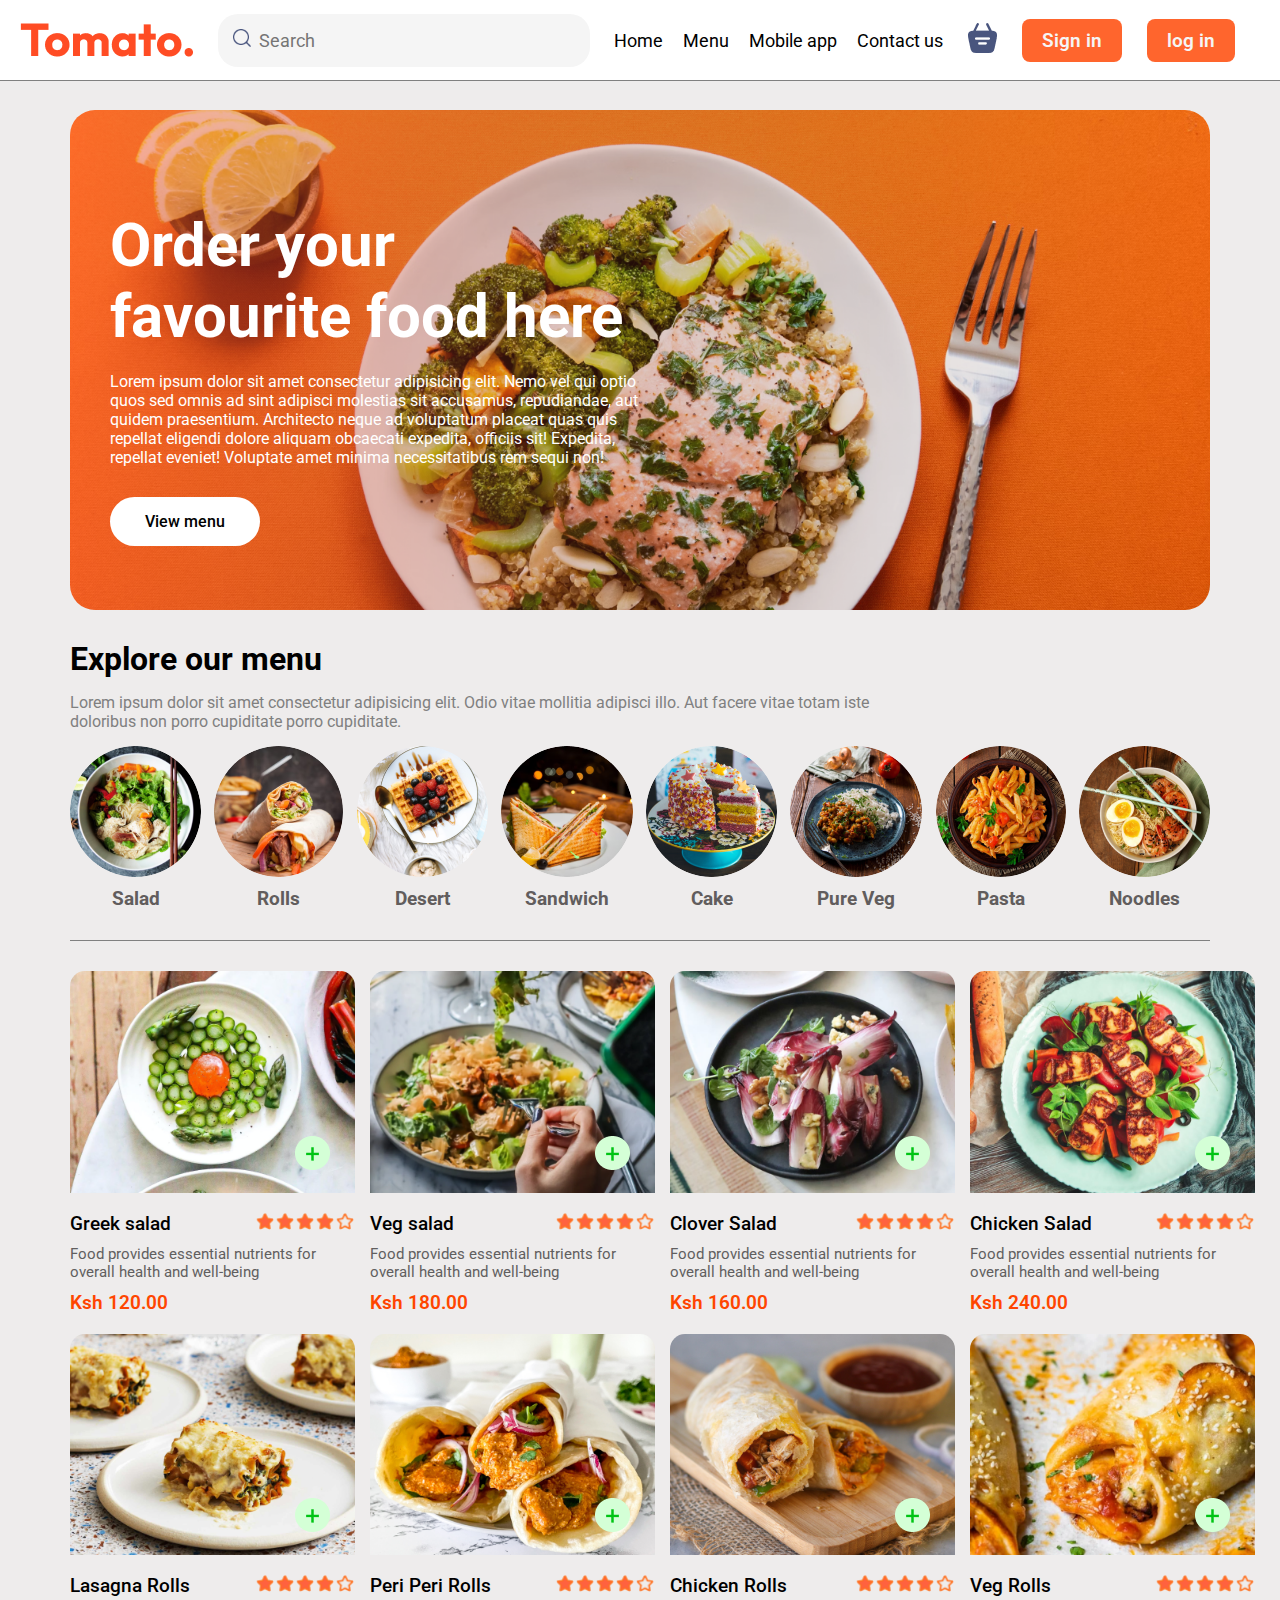
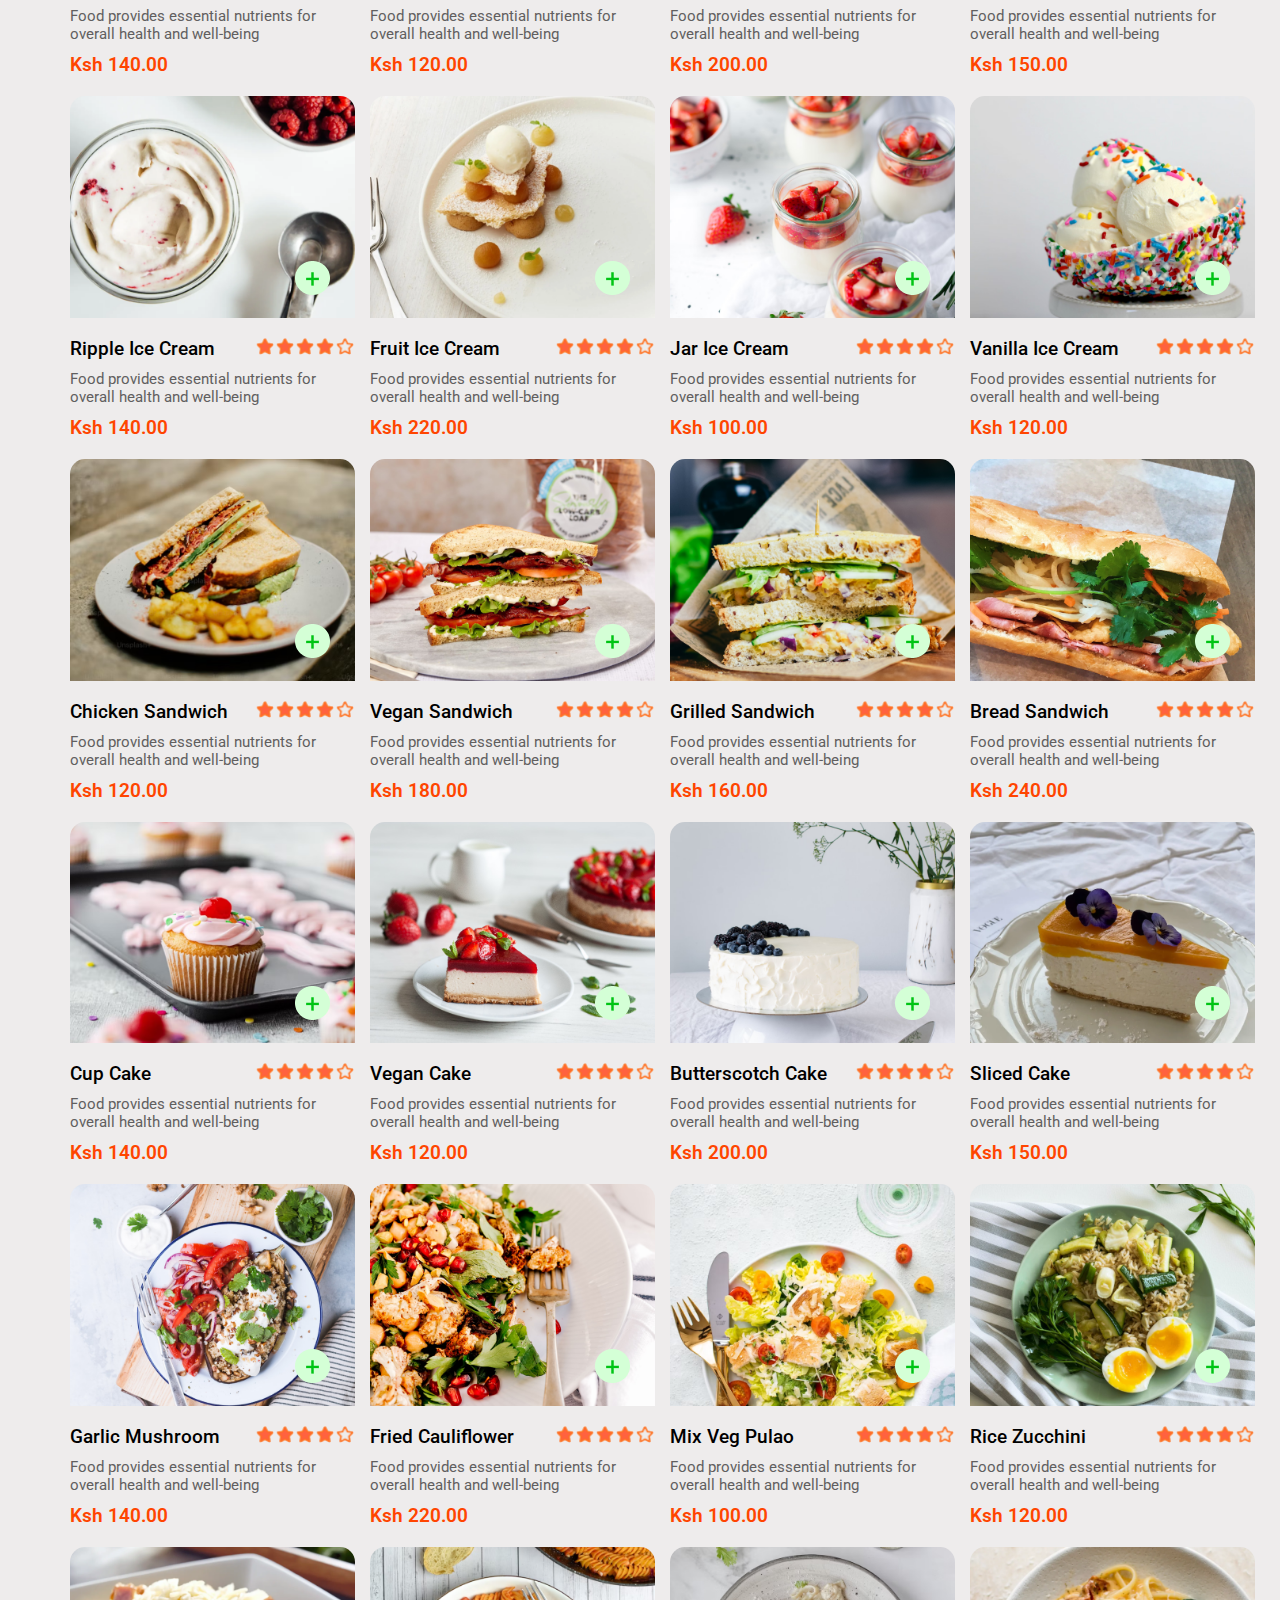
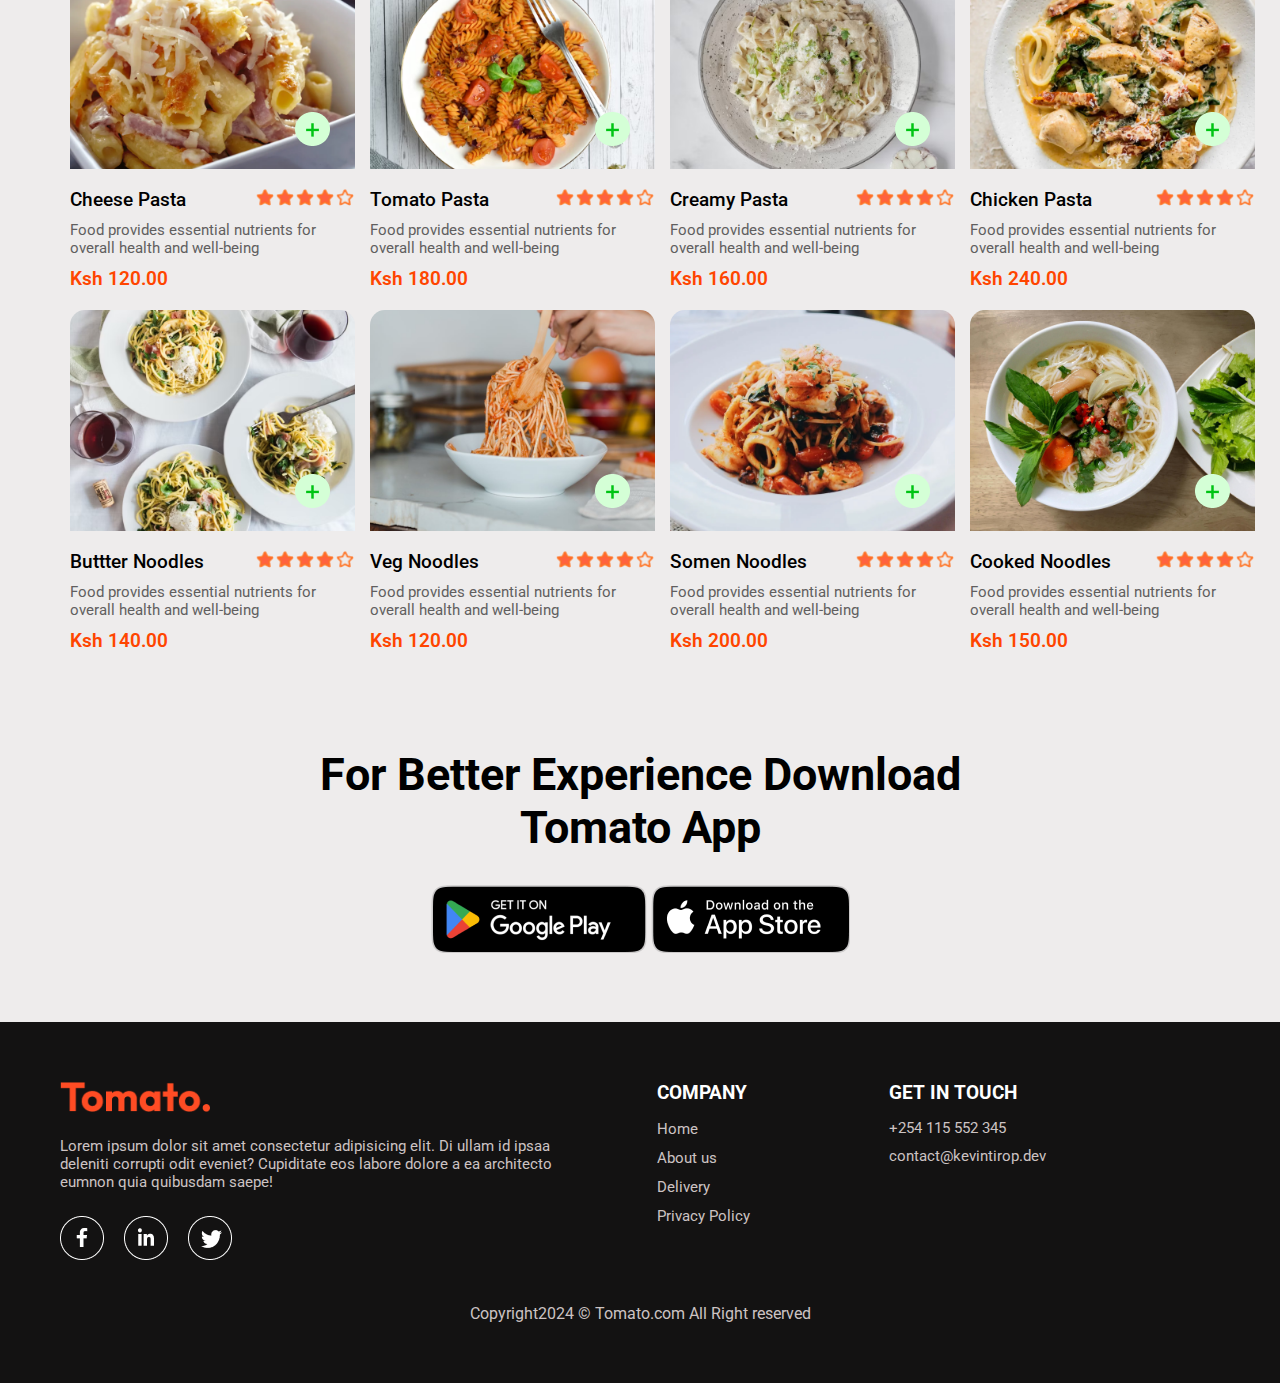
<file: index.html>
<!DOCTYPE html>
<html lang="en">
<head>
    <meta charset="UTF-8">
    <meta name="viewport" content="width=device-width, initial-scale=1.0">
    <title>Food Delivery</title>
    <link rel="preconnect" href="https://fonts.googleapis.com">
    <link rel="preconnect" href="https://fonts.gstatic.com" crossorigin>
    <link href="https://fonts.googleapis.com/css2?family=Roboto:ital,wght@0,100;0,300;0,400;0,500;0,700;0,900;1,100;1,300;1,400;1,500;1,700;1,900&display=swap" rel="stylesheet">
    <link rel="stylesheet" href="index.css">
    <link rel="stylesheet" href="signUp-logIn.css">
</head>
<body>
    <div class="pop-up"></div>
    <header>
        <img src="resources/logo.png" alt="logo">
        <form action="" class="searchForm">
            <label for="search"><a href="#"> <img src="resources/icons/search_icon.png" alt="search" height="30px"></a>
            </label>
            <input type="search" name="search" id="search" placeholder="Search">
        </form>

        <div class="right-div">
            <ul class="links">
                <li><a href="index.html">Home</a></li>
                <li><a href="#menu-section" id="toMenu">Menu</a></li>
                <li><a href="#">Mobile app</a></li>
                <li><a href="#">Contact us</a></li>
            </ul> 
            <div class="cartDiv">
                <a href="cartPage.html" class="cart-link">
                    <img src="resources/icons/basket_icon.png" alt="search" height="30px" class="cart-img">
                    <span class="dot"></span>
                </a>
                <span class="cartQuantityToolTip">0 items</span>
            </div>
            <button class="sign-in" >Sign in</button>
            <button class="log-in-btn" >log in</button>

            <div class="userProfileContainer">
                <button class="user-profile"><img src="./resources/icons/profile_icon.png" alt=""></button>
                <span class="user-tooltip">Kevin</span>
            </div>
            
            <button class="log-out-btn" >log out</button>
        </div>
    </header>
    <section class="main-section">
        <div class="image-back">
            <div>
                <h1>
                    Order your <br>favourite food here
                </h1>
                <p>
                    Lorem ipsum dolor sit amet consectetur adipisicing elit. Nemo vel qui optio quos sed omnis ad sint adipisci molestias sit accusamus, repudiandae, aut quidem praesentium. Architecto neque ad voluptatum placeat quas quis repellat eligendi dolore aliquam obcaecati expedita, officiis sit! Expedita, repellat eveniet! Voluptate amet minima necessitatibus rem sequi non!   
                </p>
                <button class="view-menu-btn">View menu</button>
            </div> 
        </div>

        <section class="menu-section" id="menu-section">
            <h1>Explore our menu</h1>
            <p>
                Lorem ipsum dolor sit amet consectetur adipisicing elit. Odio vitae mollitia adipisci illo. Aut facere vitae totam iste <br> doloribus non porro cupiditate porro cupiditate.
            </p>
            <div class="menu-list" >
                <div class=" menu-container" data-categoryName="Salad">
                    <img src="./resources/food-menu-images/menu_1.png" alt="img" class="menuImage">
                    <h2 class="selectedH2">Salad</h2>
                </div>
                <div class=" menu-container" data-categoryName="Rolls">
                    <img src="./resources/food-menu-images/menu_2.png" alt="img" class="menuImage">
                    <h2 class="selectedH2">Rolls</h2>
                </div>
                <div class=" menu-container" data-categoryName="Deserts">
                    <img src="./resources/food-menu-images/menu_3.png" alt="img" class="menuImage">
                    <h2 class="selectedH2">Desert</h2>
                </div>
                <div class=" menu-container" data-categoryName="Sandwich">
                    <img src="./resources/food-menu-images/menu_4.png" alt="img" class="menuImage">
                    <h2 class="selectedH2">Sandwich</h2>
                </div>
                <div class=" menu-container" data-categoryName="Cake">
                    <img src="./resources/food-menu-images/menu_5.png" alt="img" class="menuImage">
                    <h2 class="selectedH2">Cake</h2>
                </div>
                <div class=" menu-container" data-categoryName="Pure Veg">
                    <img src="./resources/food-menu-images/menu_6.png" alt="img" class="menuImage">
                    <h2 class="selectedH2">Pure Veg</h2>
                </div>
                <div class=" menu-container" data-categoryName="Pasta">
                    <img src="./resources/food-menu-images/menu_7.png" alt="img" class="menuImage">
                    <h2 class="selectedH2">Pasta</h2>
                </div>
                <div class=" menu-container" data-categoryName="Noodles">
                    <img src="./resources/food-menu-images/menu_8.png" alt="img" class="menuImage">
                    <h2 class="selectedH2">Noodles</h2>
                </div>
            </div>
        </section>

        <main class="grid-container foodArea">
        </main>
    </section>
    

    <footer>
        <div class="some-stuff">
                <h3>For Better Experience Download <br> Tomato App</h3>
                <div>
                    <a href="#"><img src="./resources/play_store.png" alt=""></a>
                    <a href="#"><img src="./resources/app_store.png" alt=""></a>  
                </div>
            </div>

        <div class="bottom-container">
            <div class="div1">
                <img src="./resources/logo.png" alt="logo" width="150px">
                <p>
                    Lorem ipsum dolor sit amet consectetur adipisicing elit. Di ullam id ipsaa deleniti corrupti odit eveniet? Cupiditate eos labore dolore a ea architecto eumnon quia quibusdam saepe!
                </p>
                <div class="socials">
                   <a href="#"><img src="./resources/icons/facebook_icon.png" alt=""></a>
                   <a href="#"><img src="./resources/icons/linkedin_icon.png" alt=""></a>
                   <a href="#"><img src="./resources/icons/twitter_icon.png" alt=""></a>
                </div>
            </div>
            <div class="div2">
                <h3>COMPANY</h3>
                <ul>
                    <li><a href="#">Home</a></li>
                    <li><a href="#">About us</a></li>
                    <li><a href="#">Delivery</a></li>
                    <li><a href="#">Privacy Policy</a></li>
                </ul>
            </div>

            <div class="div3">
                <h3>GET IN TOUCH</h3>
                <span>+254 115 552 345</span>
                <span>contact@kevintirop.dev</span>
            </div>
            <p class="copy">
                Copyright2024 &copy; Tomato.com All Right reserved
            </p>
        </div>
    </footer>
    <div id="overlay"></div>

    <script src="signUp-logIn.js"></script>
    <script src="index.js"></script>
</body>
</html>
</file>
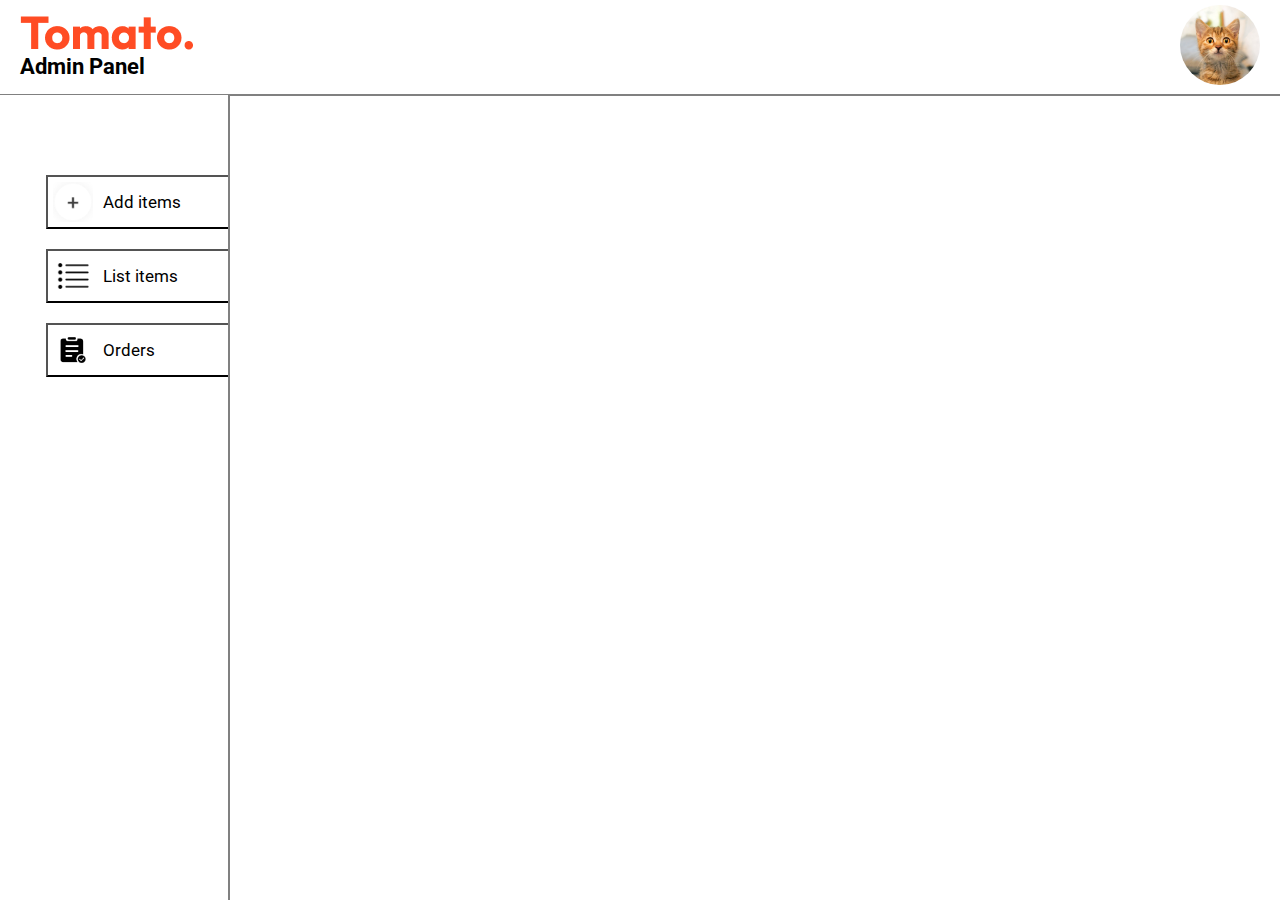
<file: adminPanel.html>
<!DOCTYPE html>
<html lang="en">
<head>
    <meta charset="UTF-8">
    <meta name="viewport" content="width=device-width, initial-scale=1.0">
    <title>Admin Panel</title>
    <link rel="stylesheet" href="adminPanel.css">
    <link rel="preconnect" href="https://fonts.googleapis.com">
    <link rel="preconnect" href="https://fonts.gstatic.com" crossorigin>
    <link href="https://fonts.googleapis.com/css2?family=Roboto:ital,wght@0,100;0,300;0,400;0,500;0,700;0,900;1,100;1,300;1,400;1,500;1,700;1,900&display=swap" rel="stylesheet">
</head>
<body>
    <header>
        <div class="leftDiv">
            <img src="./resources/logo.png" alt="">
            <h1>Admin Panel</h1>
        </div>

        <div class="profile">
            <img src="./resources/profile-pic.jpg" alt="">
        </div>
    </header>

    <section class="sideBar">
        <div>
            <button class="addItems-sideBar-button"> <img src="./resources/icons/add_icon_white.png" alt="" class="image">Add items</button>
            <button class="sideBar-listItems-button"> <img src="./resources/icons/items.png" alt="" class="image">List items</button>
            <button class="orders-sideBar-button"><img src="./resources/icons/order.png" alt="" class="image">Orders</button>
        </div>
    </section>

    <main>
        <div class="mainContainer">
            <div class="ordersDisplay">
                <h2>Orders</h2>
                <div class="ordersContainer">
                <div class="order">
                    <div>
                        <img src="./resources/icons/parcel_icon.png" alt="">
                    </div>
                    <div>
                        <h4> Date: April 21</h4>
                    </div>
                    <div class="description">
                        <p class="customerFoodItems">Githeri &times; 3, Waru &times; 6</p>
                        <h4 class="customerName">Kevin Biwott</h4>
                        <p class="locationDescription">
                            Juja
                            Gashoror
                            GraceLand Building
                        </p> 
                    </div>
                    <div class="totalPrice">
                        Ksh 500.00
                    </div>
                    <div>
                        items: 2
                    </div>
                    <div>
                        <select name="progress" id="progress" class="progress">
                            <option value="Food Processing">Food Processing</option>
                            <option value="Food Delivering">Out for Delivering</option>
                            <option value="Food Preparing">Delivered</option>
                        </select>
                    </div>

                </div>
                <div class="order">
                    <div>
                        <img src="./resources/icons/parcel_icon.png" alt="">
                    </div>
                    <div>
                        <h4> Date: April 21</h4>
                    </div>
                    <div class="description">
                        <p>Githeri &times; 3, Waru &times; 6</p>
                        <h4 >Kevin Biwott</h4>
                        <p>
                            Juja
                            Gashoror
                            GraceLand Building
                        </p> 
                    </div>
                    <div class="totalPrice">
                        Ksh 500.00
                    </div>
                    <div>
                        items: 2
                    </div>
                    <div>
                        <select name="progress" id="progress" class="progress">
                            <option value="Food Processing">Food Processing</option>
                            <option value="Food Delivering">Out for Delivering</option>
                            <option value="Food Preparing">Delivered</option>
                        </select>
                    </div>

                </div>
            </div>
            </div>

            <div class="listAllitems">
                 <h2>All Food List</h2>
            <div class="headings">
                <div>
                    <h3>Image</h3>
                </div>
                <div>
                     <h3>Name</h3>
                </div>
                <div>
                    <h3>Gategory</h3>
                </div>
                <div>
                    <h3>Price</h3>
                </div>
                <div>
                    <h3>Action</h3>
                </div>
            </div>
            <div class="itemsContainer"></div>
            </div>

            <div class="addFoodItem">
                <h2>Add Item</h2>

                <form action="">
                    <div class="first">
                        <label for="image" class="productImage">Upload image</label>
                        <label for="image" class="productImage"><img src="./resources/icons/upload.png" class="proImage" alt=""></label>
                        <input class="imageInput" type="file" name="image" id="image" alt="abc" accept="image/jpg, image/png, image/jpeg" required>
                    </div>
                    <div class="first">
                        <label for="foodName">Product Name</label>
                        <input type="text" name="foodName" id="foodName" placeholder="Type here" required>
                    </div>
                    <div class="first">
                        <label for="description">Product Description</label>
                        <textarea id="description" name="description" rows="7" cols="50" placeholder="Write content here" required></textarea>
                    </div>

                    <div class="second">
                        <div class="first">
                            <label for="category">Category</label>
                            <select name="category" id="category" class="third" required>
                                <option value="Salad">Salad</option>
                                <option value="Cake">Cake</option>
                                <option value="Pure Veg">Pure Veg</option>
                                <option value="Desert">Desert</option>
                            </select> 
                        </div>
                        <div class="first">
                            <label for="price">Price in Ksh</label>
                            <input type="number" name="price" id="price" placeholder="eg. 120.00" class="third" required>
                        </div>
                    </div>

                    <div>
                        <button type="submit" class="addFoodItemButton">ADD</button>
                    </div> 
                </form>
            </div>
        </div>

    </main>
    <script src="adminPanel.js"></script>
</body>
</html>
</file>
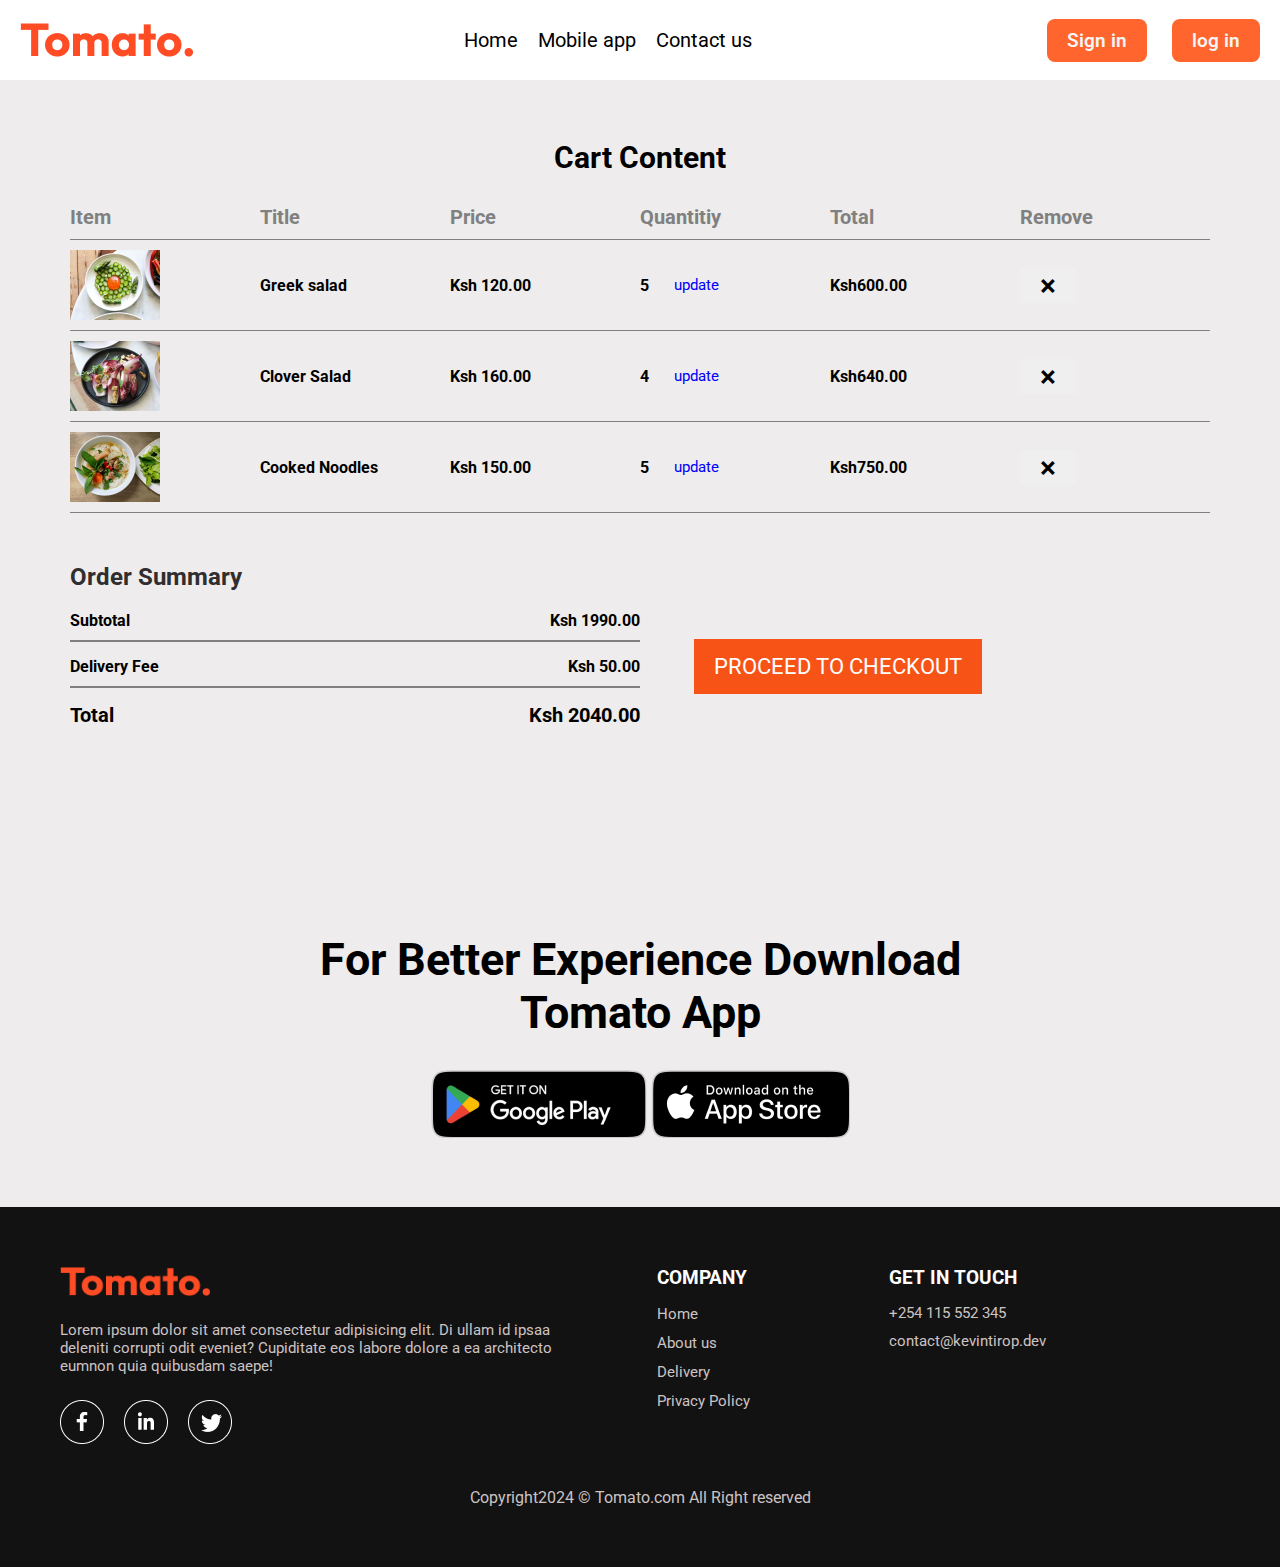
<file: cartPage.html>
<!DOCTYPE html>
<html lang="en">
<head>
    <meta charset="UTF-8">
    <meta name="viewport" content="width=device-width, initial-scale=1.0">
    <title>Cart Page</title>
    <link rel="stylesheet" href="cartPage.css">
    <link rel="stylesheet" href="signUp-logIn.css">
    <link rel="preconnect" href="https://fonts.googleapis.com">
    <link rel="preconnect" href="https://fonts.gstatic.com" crossorigin>
    <link href="https://fonts.googleapis.com/css2?family=Roboto:ital,wght@0,100;0,300;0,400;0,500;0,700;0,900;1,100;1,300;1,400;1,500;1,700;1,900&display=swap" rel="stylesheet">
    <link rel="stylesheet" href="signUp-logIn.css">
</head>
<body>
    <div class="pop-up"></div>
    <header>
        <img src="resources/logo.png" alt="logo">
        <ul class="links">
                <li><a href="index.html">Home</a></li>
                <li><a href="#">Mobile app</a></li>
                <li><a href="#">Contact us</a></li>
        </ul> 
        <div class="right-div">
            <div class="userProfileContainer">
                <button class="user-profile"><img src="./resources/icons/profile_icon.png" alt=""></button>
                <span class="user-tooltip">Kevin</span>
            </div>
            <button class="log-out-btn" >log out</button>

            <button class="sign-in" >Sign in</button>
            <button class="log-in-btn" >log in</button>
        </div>
    </header>
   
    <section class="main-section">
        <section class="items-area">
            <h1>Cart Content</h1>
            <div class="headings">
                <h2>Item</h2>
                <h2>Title</h2>
                <h2>Price</h2>
                <h2>Quantitiy</h2>
                <h2>Total</h2>
                <h2>Remove</h2>
            </div>
            <div class="items-container">
            </div>
        </section>

       <div class="orderSummary">
            <h3>Order Summary</h3>
            <div class="under">
                <h4>Subtotal</h4>
                <h4>Ksh <span class="subtotal"></span></h4>
            </div>
            <div class="under">
                <h4>Delivery Fee</h4>
                <h4 >Ksh <span class="deliveryFee"></span></h4>
            </div>
            <div class="totals">
                <h4>Total</h4>
                <h4>Ksh <span class="totalPriceSpan"></span></h4>
            </div>

            <button class="proceedToCheckOutBtn">Proceed to Checkout</button> 
       </div>
    </section>
    

    <footer>
        <div class="some-stuff">
                <h3>For Better Experience Download <br> Tomato App</h3>
                <div>
                    <a href="#"><img src="./resources/play_store.png" alt=""></a>
                    <a href="#"><img src="./resources/app_store.png" alt=""></a>  
                </div>
            </div>

        <div class="bottom-container">
            <div class="div1">
                <img src="./resources/logo.png" alt="logo" width="150px">
                <p>
                    Lorem ipsum dolor sit amet consectetur adipisicing elit. Di ullam id ipsaa deleniti corrupti odit eveniet? Cupiditate eos labore dolore a ea architecto eumnon quia quibusdam saepe!
                </p>
                <div class="socials">
                   <a href="#"><img src="./resources/icons/facebook_icon.png" alt=""></a>
                   <a href="#"><img src="./resources/icons/linkedin_icon.png" alt=""></a>
                   <a href="#"><img src="./resources/icons/twitter_icon.png" alt=""></a>
                </div>
            </div>
            <div class="div2">
                <h3>COMPANY</h3>
                <ul>
                    <li><a href="#">Home</a></li>
                    <li><a href="#">About us</a></li>
                    <li><a href="#">Delivery</a></li>
                    <li><a href="#">Privacy Policy</a></li>
                </ul>
            </div>

            <div class="div3">
                <h3>GET IN TOUCH</h3>
                <span>+254 115 552 345</span>
                <span>contact@kevintirop.dev</span>
            </div>
            <p class="copy">
                Copyright2024 &copy; Tomato.com All Right reserved
            </p>
        </div>
    </footer>
    <div id="overlay"></div>

    <script src="signUp-logIn.js"></script>
    <script src="cartPage.js"></script>
</body>
</html>
</file>
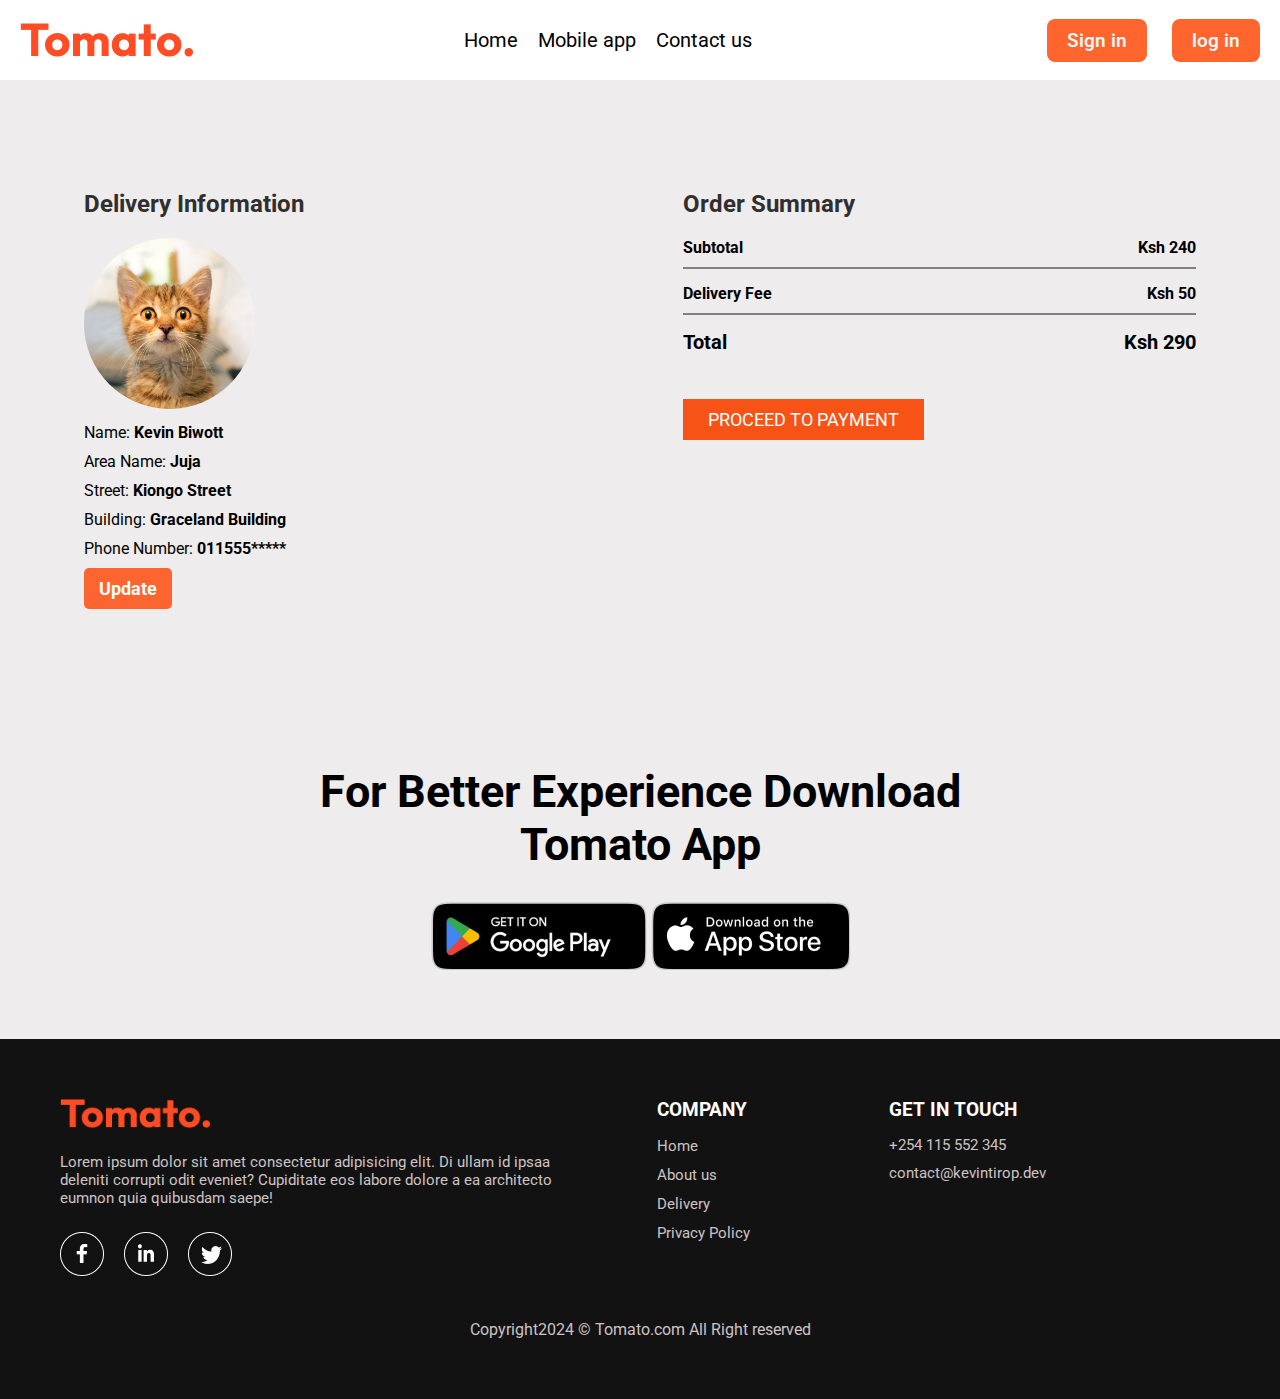
<file: checkOutPage.html>
<!DOCTYPE html>
<html lang="en">
<head>
    <meta charset="UTF-8">
    <meta name="viewport" content="width=device-width, initial-scale=1.0">
    <title>Checkout Page</title>
    <link rel="stylesheet" href="checkOutPage.css">
    <link rel="preconnect" href="https://fonts.googleapis.com">
    <link rel="preconnect" href="https://fonts.gstatic.com" crossorigin>
    <link href="https://fonts.googleapis.com/css2?family=Roboto:ital,wght@0,100;0,300;0,400;0,500;0,700;0,900;1,100;1,300;1,400;1,500;1,700;1,900&display=swap" rel="stylesheet">
    <link rel="stylesheet" href="signUp-logIn.css">
</head>
<body>
    <div class="pop-up"></div>
    <header>
        <img src="resources/logo.png" alt="logo">
        <ul class="links">
                <li><a href="index.html">Home</a></li>
                <li><a href="#">Mobile app</a></li>
                <li><a href="#">Contact us</a></li>
        </ul> 
        <div class="right-div">
            <div class="userProfileContainer">
                <button class="user-profile"><img src="./resources/icons/profile_icon.png" alt=""></button>
                <span class="user-tooltip">Kevin</span>
            </div>
            <button class="log-out-btn" >log out</button>

            <button class="sign-in" >Sign in</button>
            <button class="log-in-btn" >log in</button>
        </div>
    </header>
    <section class="main-section">
        <div class="userInfoContainer">
            <div class="user">
                <h3>Delivery Information</h3>
                <div class="user-Image">
                    <img src="./resources/profile-pic.jpg" alt="">
                </div>
                <p>Name: <span class="user-FullName">Kevin Biwott</span></p>
                <p>Area Name: <span class="areaName">Juja</span></p>
                <p>Street: <span class="street">Kiongo Street</span> </p>
                <p>Building: <span class="building">Graceland Building</span> </p>
                <p>Phone Number: <span>011555*****</span></p>

                <button class="updateInfoBtn">Update</button>
                
            </div>
            <form class="main form">
                <div class="deliveryinfo">
                    <div>
                        <input type="text" class="firstNameInputBox" placeholder="First name" required>
                        <input type="text" placeholder="Last name" required>
                    </div>
                    <input type="email" placeholder="Email">
                    <input type="text" placeholder="Street">
                    <div>
                        <input type="text" placeholder="Building" required>
                        <input type="text" placeholder="Area Name" required>
                    </div>
                    <input type="text" placeholder="Phone number" required>
                    <button type="submit">Update</button>
                </div>
            </form>
        </div>
        <div class="orderSummary">
                <h3>Order Summary</h3>
                <div class="under">
                    <h4>Subtotal</h4>
                    <h4>Ksh 240</h4>
                </div>
                <div class="under">
                    <h4>Delivery Fee</h4>
                    <h4>Ksh 50</h4>
                </div>
                <div class="totals">
                    <h4>Total</h4>
                    <h4>Ksh 290</h4>
                </div>

                <button type="button" class="proceedToPaymentBtn">Proceed to Payment</button> 
            </div>
    </section>


    <footer>
        <div class="some-stuff">
                <h3>For Better Experience Download <br> Tomato App</h3>
                <div>
                    <a href="#"><img src="./resources/play_store.png" alt=""></a>
                    <a href="#"><img src="./resources/app_store.png" alt=""></a>  
                </div>
            </div>

        <div class="bottom-container">
            <div class="div1">
                <img src="./resources/logo.png" alt="logo" width="150px">
                <p>
                    Lorem ipsum dolor sit amet consectetur adipisicing elit. Di ullam id ipsaa deleniti corrupti odit eveniet? Cupiditate eos labore dolore a ea architecto eumnon quia quibusdam saepe!
                </p>
                <div class="socials">
                   <a href="#"><img src="./resources/icons/facebook_icon.png" alt=""></a>
                   <a href="#"><img src="./resources/icons/linkedin_icon.png" alt=""></a>
                   <a href="#"><img src="./resources/icons/twitter_icon.png" alt=""></a>
                </div>
            </div>
            <div class="div2">
                <h3>COMPANY</h3>
                <ul>
                    <li><a href="#">Home</a></li>
                    <li><a href="#">About us</a></li>
                    <li><a href="#">Delivery</a></li>
                    <li><a href="#">Privacy Policy</a></li>
                </ul>
            </div>

            <div class="div3">
                <h3>GET IN TOUCH</h3>
                <span>+254 115 552 345</span>
                <span>contact@kevintirop.dev</span>
            </div>
            <p class="copy">
                Copyright2024 &copy; Tomato.com All Right reserved
            </p>
        </div>
    </footer>
    <div id="overlay"></div>

    <script src="signUp-logIn.js"></script>
    <script src="checkUoutPage.js"></script>
    
</body>
</html>
</file>
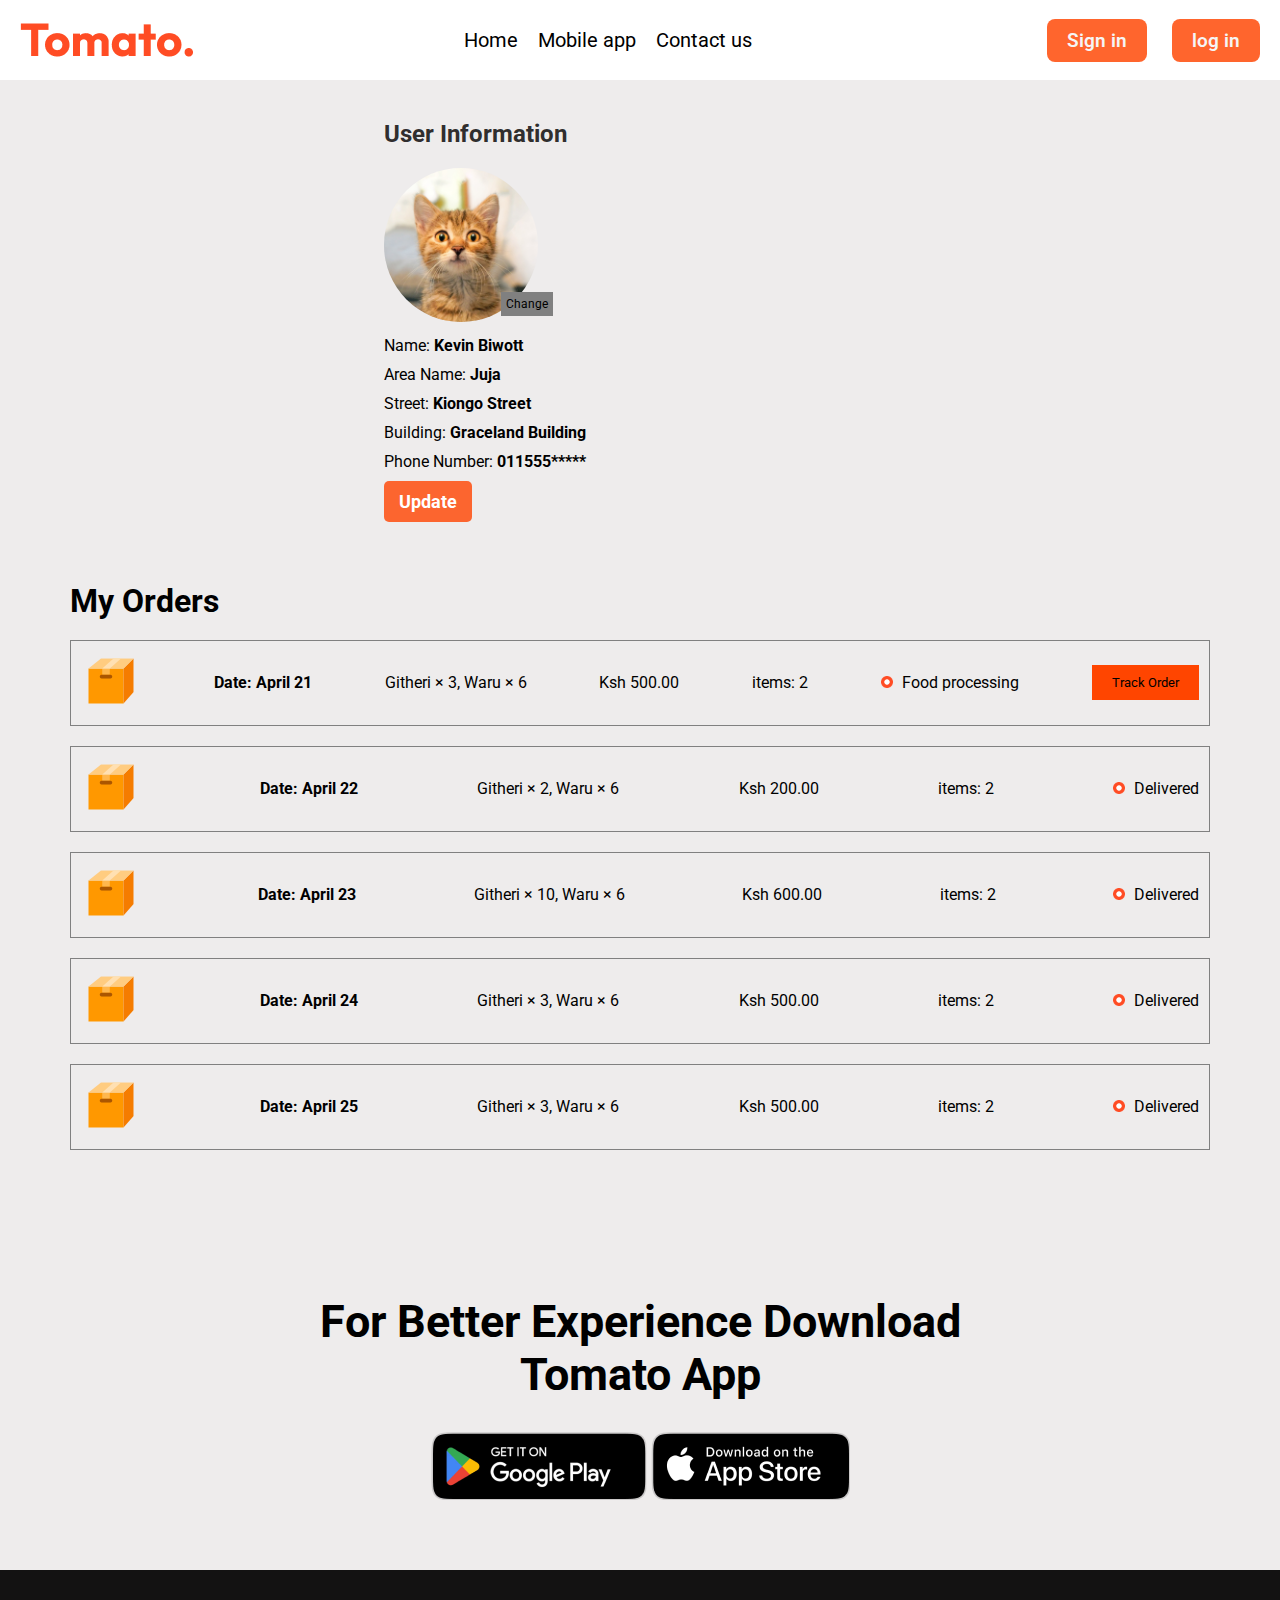
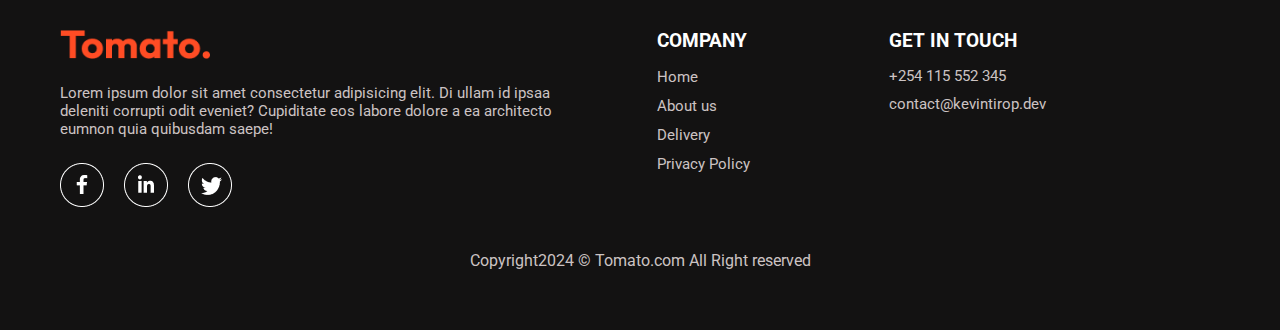
<file: myOrderPage.html>
<!DOCTYPE html>
<html lang="en">
<head>
    <meta charset="UTF-8">
    <meta name="viewport" content="width=device-width, initial-scale=1.0">
    <title>My Orders Page</title>
    <link rel="stylesheet" href="myOrderPage.css">
    <link rel="preconnect" href="https://fonts.googleapis.com">
    <link rel="preconnect" href="https://fonts.gstatic.com" crossorigin>
    <link href="https://fonts.googleapis.com/css2?family=Roboto:ital,wght@0,100;0,300;0,400;0,500;0,700;0,900;1,100;1,300;1,400;1,500;1,700;1,900&display=swap" rel="stylesheet">
    <link rel="stylesheet" href="signUp-logIn.css">
</head>
<body>
    <div class="pop-up"></div>
    <header>
        <img src="resources/logo.png" alt="logo">
        <ul class="links">
                <li><a href="index.html">Home</a></li>
                <li><a href="#">Mobile app</a></li>
                <li><a href="#">Contact us</a></li>
        </ul> 
        <div class="right-div">
            <div class="userProfileContainer">
                <button class="user-profile"><img src="./resources/icons/profile_icon.png" alt=""></button>
                <span class="user-tooltip">Kevin</span>
            </div>
            <button class="log-out-btn" >log out</button>

            <button class="sign-in" >Sign in</button>
            <button class="log-in-btn" >log in</button>
        </div>
    </header>
    <div class="userInfoContainer">
        <div class="user">
            <h3>User Information</h3>
            <div class="user-Image">
                <label for="image" class="userImageLable">Change</label>
                <label for="image" class="userImage"><img src="./resources/profile-pic.jpg" class="con" alt=""></label>
                <input class="imageInput" type="file" name="image" id="image" alt="abc" accept="image/jpg, image/png, image/jpeg" required>  
            </div>
            <p>Name: <span class="user-FullName">Kevin Biwott</span></p>
            <p>Area Name: <span class="areaName">Juja</span></p>
            <p>Street: <span class="street">Kiongo Street</span> </p>
            <p>Building: <span class="building">Graceland Building</span> </p>
            <p>Phone Number: <span>011555*****</span></p>

            <button class="updateInfoBtn">Update</button>
            
        </div>
        <form class="main form">
            <div class="deliveryinfo">
                <div>
                    <input type="text" class="firstNameInputBox" placeholder="First name" required>
                    <input type="text" placeholder="Last name" required>
                </div>
                <input type="email" placeholder="Email">
                <input type="text" placeholder="Street">
                <div>
                    <input type="text" placeholder="Building" required>
                    <input type="text" placeholder="Area Name" required>
                </div>
                <input type="text" placeholder="Phone number" required>
                <button type="submit">Update</button>
            </div>
        </form>
    </div>
    <section class="main-section">
        <div class="main">
            <h1>My Orders</h1>
            <div class="myordersContainer">
                <div class="item">
                    <div>
                        <img src="./resources/icons/parcel_icon.png" alt="">
                    </div>
                    <div>
                        <h4> Date: April 21</h4>
                    </div>
                    <div class="description">
                        Githeri &times; 3, Waru &times; 6
                    </div>

                    <div class="totalPrice">
                        Ksh <span>500.00</span>
                    </div>
                    <div>
                        items: <span>2</span>
                    </div>
                    <div>
                        <p>
                            <img src="./resources/icons/selector_icon.png" alt="" class="icon">
                            <span>Food processing</span>
                        </p>
                    </div>

                    <div>
                        <button class="trackbtn">Track Order</button>
                    </div>

                </div>
                <div class="item">
                    <div>
                        <img src="./resources/icons/parcel_icon.png" alt="">
                    </div>
                    <div>
                        <h4> Date: April 22</h4>
                    </div>
                    <div class="description">
                        Githeri &times; 2, Waru &times; 6
                    </div>

                    <div class="totalPrice">
                        Ksh <span>200.00</span>
                    </div>
                    <div>
                        items: <span>2</span>
                    </div>
                    <div>
                        <p>
                            <img src="./resources/icons/selector_icon.png" alt="" class="icon">
                            <span>Delivered</span>
                        </p>
                    </div>
                </div>
                <div class="item">
                    <div>
                        <img src="./resources/icons/parcel_icon.png" alt="">
                    </div>
                    <div>
                        <h4> Date: April 23</h4>
                    </div>
                    <div class="description">
                        Githeri &times; 10, Waru &times; 6
                    </div>

                    <div class="totalPrice">
                        Ksh <span>600.00</span>
                    </div>
                    <div>
                        items: <span>2</span>
                    </div>
                    <div>
                        <p>
                            <img src="./resources/icons/selector_icon.png" alt="" class="icon">
                            <span>Delivered</span>
                        </p>
                    </div>
                </div>
                <div class="item">
                    <div>
                        <img src="./resources/icons/parcel_icon.png" alt="">
                    </div>
                    <div>
                        <h4> Date: April 24</h4>
                    </div>
                    <div class="description">
                        Githeri &times; 3, Waru &times; 6
                    </div>

                    <div class="totalPrice">
                        Ksh <span>500.00</span>
                    </div>
                    <div>
                        items: <span>2</span>
                    </div>
                    <div>
                        <p>
                            <img src="./resources/icons/selector_icon.png" alt="" class="icon">
                            <span>Delivered</span>
                        </p>
                    </div>
                </div>
                <div class="item">
                    <div>
                        <img src="./resources/icons/parcel_icon.png" alt="">
                    </div>
                    <div>
                        <h4> Date: April 25</h4>
                    </div>
                    <div class="description">
                        Githeri &times; 3, Waru &times; 6
                    </div>

                    <div class="totalPrice">
                        Ksh <span>500.00</span>
                    </div>
                    <div>
                        items: <span>2</span>
                    </div>
                    <div>
                        <p>
                            <img src="./resources/icons/selector_icon.png" alt="" class="icon">
                            <span>Delivered</span>
                        </p>
                    </div>

                </div>
                
        </div>
    </section>

    <footer>
        <div class="some-stuff">
                <h3>For Better Experience Download <br> Tomato App</h3>
                <div>
                    <a href="#"><img src="./resources/play_store.png" alt=""></a>
                    <a href="#"><img src="./resources/app_store.png" alt=""></a>  
                </div>
            </div>

        <div class="bottom-container">
            <div class="div1">
                <img src="./resources/logo.png" alt="logo" width="150px">
                <p>
                    Lorem ipsum dolor sit amet consectetur adipisicing elit. Di ullam id ipsaa deleniti corrupti odit eveniet? Cupiditate eos labore dolore a ea architecto eumnon quia quibusdam saepe!
                </p>
                <div class="socials">
                   <a href="#"><img src="./resources/icons/facebook_icon.png" alt=""></a>
                   <a href="#"><img src="./resources/icons/linkedin_icon.png" alt=""></a>
                   <a href="#"><img src="./resources/icons/twitter_icon.png" alt=""></a>
                </div>
            </div>
            <div class="div2">
                <h3>COMPANY</h3>
                <ul>
                    <li><a href="#">Home</a></li>
                    <li><a href="#">About us</a></li>
                    <li><a href="#">Delivery</a></li>
                    <li><a href="#">Privacy Policy</a></li>
                </ul>
            </div>

            <div class="div3">
                <h3>GET IN TOUCH</h3>
                <span>+254 115 552 345</span>
                <span>contact@kevintirop.dev</span>
            </div>
            <p class="copy">
                Copyright2024 &copy; Tomato.com All Right reserved
            </p>
        </div>
    </footer>
    <div id="overlay"></div>

    <script src="signUp-logIn.js"></script>
    <script src="myOrderPage.js"></script>
    
</body>
</html>
</file>
<file: index.css>
*{
    padding: 0;
    margin: 0;
    box-sizing: border-box;
    font-family: "Roboto", Arial, Helvetica, sans-serif;
}

body{
    display: flex;
    flex-direction: column;
    background-color: rgb(238, 236, 236);
}

.main-section{
    margin-top: 110px;
    padding-left: 70px;
    padding-right: 70px;
}

header{
    width: 100%;
    position: fixed;
    left: 0;
    right: 0;
    height: 60px;
    display: flex;
    justify-content: space-between;
    align-items: center;
    padding: 40px 20px;
    background-color: white;
    z-index: 10;
    border-bottom: 1px solid gray;
}

.searchForm{
    display: flex;
    align-items: center;
    padding: 8px 15px;
    min-width: 30%;
    background-color: whitesmoke;
    border-radius: 20px;
}

.searchForm input{
    width: 100%;
    padding: 8px;
    font-size: 18px;
    border: none;
    outline: none;
    background-color: whitesmoke;

}

.searchForm img{
    height: 18px;
}

.links{
    list-style: none;
    display: flex;
    gap: 20px;
}

.links a{
     font-size: 18px;
     text-decoration: none;
     color: black;
     transition: all 0.5s;
     position: relative;
}

#toMenu{
    scroll-behavior: smooth;
}

.links a:hover{
    color: orangered;
}

.links a::after{
    content: "";
    border: 3px solid black;
    position: absolute;
    top: 100%;
    left: 50%;
    width: 0px;
    visibility: hidden;
    transition: all 0.5s;
}

.links a:hover::after{
    visibility: visible;
    left: 0;
    width: 100%;
}

.right-div{
    display: flex;
    align-items: center;
    gap: 25px;
}

.cartDiv{
    position: relative;
    display: flex;
    flex-direction: column;
    align-items: center;
    
}

.cart-link{
    position: relative;
}

.cartQuantityToolTip{
    position: absolute;
    padding: 5px 15px;
    background-color: aqua;
    top: 150%;
    white-space: nowrap;
    display: none; 
}

.cartDiv:hover .cartQuantityToolTip{
    display: inline-block;
}

.right-div .cart-img{
    cursor: pointer;
    height: 30px;
}
.right-div .dot{
    height: 10px;
    width: 10px;
    background-color: red;
    border-radius: 50%;
    position: absolute;
    top: -10px;
    right: -5px;
    display: none;
}

.sign-in, .log-in-btn, .log-out-btn{
    padding: 10px 20px;
    background-color: rgba(255, 68, 0, 0.822);
    color: whitesmoke;
    border-radius: 8px;
    border: none;
    cursor: pointer;
    font-size: 19px;
    font-weight: 600;
    transition: all 0.5s;  
   
}

.sign-in:hover, .log-in-btn:hover, .log-out-btn:hover{
    transform: scale(1.1);
}

.log-out-btn, .user-profile{
     display: none;
}

.userProfileContainer{
    position: relative;
    display: flex;
    flex-direction: column;
    align-items: center;
}

.user-tooltip{
    position: absolute;
    padding: 5px 10px;
    bottom: -40px;
    background-color: aquamarine;
    transform: scale(0);
    transition: all .2s;
}

.user-profile{
    width: 60px;
    height: 60px;
    border-radius: 50%;
    background-color: white;
    border: none;
    cursor: pointer;
}

.userProfileContainer:hover .user-tooltip{
    transform: scale(1);
}
.user-profile img{
    width: 25px;  
}





/* main section */

.image-back{
    height: 500px;
    background-image: url(./resources/header_img.png);
    background-position: center;
    background-size: cover;
    border-radius: 25px;
    padding-left: 40px; 
    margin-bottom: 30px; 
    padding-top: 100px;
}

.image-back div{
    width: 50%;
    color: white;
}

.image-back div h1{
    font-size: 60px;
    margin-bottom: 20px;
}

.view-menu-btn{
    padding: 15px 35px;
    background-color: white;
    border: none;
    border-radius: 25px;
    cursor: pointer;
    font-size: 16px;
    font-weight: 500;
    margin-top: 30px;
}

.menu-section{
    padding-bottom: 30px;
    border-bottom: 1px solid gray;
    margin-bottom: 30px;
}

.menu-section h1{
    margin-bottom: 15px;
}

.menu-section p{
    color: gray;
    margin-bottom: 15px;
}

.menu-list{
    display: flex;
    justify-content: space-between;
}

.menu-container{
    display: flex;
    flex-direction: column;
    align-items: center;
    gap: 10px;
    cursor: pointer;
    transition: all 0.4s;
}

.menu-container:hover{
    transform: scale(1.1);
}

.menu-container img{
    border-radius: 50%;
    border: 0px solid rgb(7, 194, 7);
}

.menu-container h2{
    color: rgb(97, 93, 93);
    font-size: 19px;
    transition: all 0.4s;
}

.menu-container:hover h2{
    color: orangered;
}

.grid-container{
    display: grid;
    grid-template-columns: 1fr 1fr 1fr 1fr;
    column-gap: 15px;
    row-gap: 20px;
    margin-bottom: 40px;
}

.food-container{
    width: 285px;
    border-radius: 20px;
    transition: all 0.5s;
}

.food-container:hover{
    transform: translateY(-5px)
}

.food-image{
    position: relative;
}

.big-food-image{
    border-radius: 15px 15px 0 0;
    width:100%; 
}

.controls{
    position: absolute;
    right: 20px;
    bottom: 20px;
    display: flex;
    gap: 7px;
    align-items: center;
    padding: 5px;
    border-radius: 30px;
    transition: all 0.2s;
}

.controls button{
    border: none;
    background-color: transparent;
    border-radius:50%;
    transform: translateY(1px);
    cursor: pointer;
}

.minusButton, .foodAmount{
    display: none;
}


.food-title{
    margin-top: 15px;
    margin-bottom: 10px;
    display: flex;
    justify-content: space-between;
}

.food-title img{
    height: 20px;
}

.food-title .food-name{
    font-size: 19px;
    font-weight: 500;
}

.food-container p{
    font-size: 15px;
    margin-bottom: 10px;
    color: rgb(97, 95, 95);
}

.food-price{
    color: orangered;
    font-size: 19px;
    font-weight: 600;
}

footer{
    margin-top: 60px;
}

.some-stuff{
    height: 200px;
    display: flex;
    flex-direction: column;
    align-items: center;
    justify-content: center;
    text-align: center;
    margin-bottom: 70px;
}

.some-stuff h3{
    font-size: 45px;
    margin-bottom: 30px;
}

.bottom-container{
    color: rgb(204, 195, 195);
    background-color: rgb(19, 18, 18);
    display: grid;
    grid-template-columns: 1.5fr 1fr 1fr;
    padding: 60px;
}

.div1{
    display: flex;
    flex-direction: column;
    gap: 25px;
}

.div1 p{
    font-size: 15px;
}

.socials{
    display: flex;
    gap: 20px;
}

.div2{
    padding-left: 100px;
}

.div2 ul{
    list-style-type: none;
    display: flex;
    flex-direction: column;
    gap: 10px;
}

.div2 ul a{
    color: rgb(204, 195, 195);
    font-size: 15px;
    text-decoration: none;
}

.div2 h3 , .div3 h3{
    color: white;
    margin-bottom: 15px;
}

.div3 span{
    font-size: 15px;
    display: block;
    margin-bottom: 10px;
}

.copy{
    margin-top: 40px;
    text-align: center;
    grid-column: 1 / 5;
}
</file>
<file: signUp-logIn.css>
.pop-up{
    width: 29%;
    position: fixed;
    top: 50%;
    left: 50%;
    transform: translate(-50%, -50%);
    z-index: 16;
    display: none;  
}

.sign-up-popup-container{
    width: 100%;
    border-radius: 20px;
    padding: 10px 30px;
    background-color: rgb(243, 235, 235); 
}

.signUp-header{
    padding: 5px 15px;
    display: flex;
    justify-content: space-between;
    align-items: center;
}

.signUp-header h2{
    font-size: 30px;
}

.close-signUp-btn{
    border: none;
    outline: none;
    cursor: pointer;
    font-size: 30px;
    font-weight: 600;
    background-color: rgb(243, 235, 235);
}

.sign-up-popup-container form{
    display: flex;
    flex-direction: column;
}

.inputDiv{
    position: relative;
    margin: 0;
    padding: 0;
    box-sizing: border-box;
}

.eye{
    position: absolute;
    background-color: white;
    top: 25px;
    right: 20px;
    cursor: pointer;
    height: 26px;
    transition: all 0.4;
}

.textRepeatPassword, .textPassword{
    display: none;
}

.name-input, .email-input, .pass{
    margin-top: 15px;
    padding: 12px 15px;
    width: 100%;
    outline: none;
    border: none;
    font-size: 17px;
    border-radius: 8px;
}


.create-account-btn{
    background-color: orangered;
    width: 100%;
    padding: 15px 15px;
    border: none;
    outline: none;
    font-weight: 500;
    margin-bottom: 15px;
    margin-top: 15px;
    font-size: 19px;
    color: white;
    border-radius: 8px;
    cursor: pointer;
}

.terms-chekbox{
    margin-right: 8px;
    transform: translateY(2px);
    width: 18px;
    height: 18px;
}



.sign-up-popup-container form p{
    margin-top: 20px;
}

.login-btn{
    border: none;
    outline: none;
    color: orangered;
    margin-top: 15px;
    font-size: 20px;
    font-weight: 500;
    background-color: rgb(243, 235, 235);
    cursor: pointer;
}

#overlay{
    position: fixed;
    top: 0;
    bottom: 0;
    left: 0;
    right: 0;
    background-color: rgba(0, 0, 0, 0.726);
    pointer-events: none;
    z-index: 15;
    display: none;
}

/* login in form */
.logIn-container{
    width: 100%;
    border-radius: 20px;
    padding: 30px;
    background-color: rgb(243, 235, 235);
}

.logIn-header{
    padding: 5px 15px;
    display: flex;
    justify-content: space-between;
    align-items: center;
}

.logIn-header h2{
    font-size: 30px;
}

.close-Login-btn{
    border: none;
    outline: none;
    cursor: pointer;
    font-size: 30px;
    font-weight: 600;
    background-color: rgb(243, 235, 235);
}

.logIn-container form{
    display: flex;
    flex-direction: column;
}

.email-input, .password-input{
    margin-top: 15px;
    padding: 15px 15px;
    width: 100%;
    outline: none;
    border: none;
    font-size: 18px;
    border-radius: 8px;
}

.error{
    color: red;
    margin-top: 5px;
    padding-left: 5px;
    font-style: italic;
    text-align: center;
}

.logIn-btn{
    background-color: orangered;
    width: 100%;
    padding: 15px 15px;
    border: none;
    outline: none;
    font-weight: 500;
    margin-bottom: 15px;
    margin-top: 15px;
    font-size: 19px;
    color: white;
    border-radius: 8px;
    cursor: pointer;
}


.logIn-container form p{
    margin-top: 30px;
}

.signUP-btn{
    border: none;
    outline: none;
    color: orangered;
    font-size: 20px;
    font-weight: 500;
    background-color: rgb(243, 235, 235);
    cursor: pointer;
}

.forgotPassBtn{
    text-decoration: none;
}


.active{
    display: block;
}
</file>
<file: adminPanel.css>
*{
    padding: 0;
    margin: 0;
    box-sizing: border-box;
    font-family: "Roboto", sans-serif;
}

body{
    padding-top: 120px;
    padding-left: 20%;
}

header{
    width: 100%;
    padding: 5px 20px;
    display: flex;
    justify-content: space-between;
    align-items: center;
    border-bottom: 2px solid gray;
    position: fixed;
    top: 0;
    left: 0;
    background-color: white;
}
header h1{
    font-size: 22px;
}

.profile img{
    width: 80px;
    border-radius: 50%;
}

.sideBar{
    width: 18%;
    position: fixed;
    top: 95px;
    left: 0;
    border-right: 2px solid gray;
    height: 120vh;
    background-color: white;
}

.image{
    width: 40px;
    margin-right: 10px;
}

.sideBar div{
    margin-top: 80px;
    width: 100%;
    display: flex;
    flex-direction: column;
    align-items: end;
    gap: 20px;
}

.sideBar div button{
    background-color: white;
    display: flex;
    align-items: center;
    width: 80%;
    font-size: 17px;
    border-right: none;
    cursor: pointer;
    padding: 5px;

}


/* Orders area */
.mainContainer{
    padding-right: 20px;
}

.ordersDisplay{
    display: none;
}

.ordersContainer{
   
    display: flex;
    flex-direction: column;
    justify-content: space-between;
    align-items: center;
}

.order{
    padding: 10px;
    width: 100%;
    display: flex;
    justify-content: space-between;
    align-items: start;
    border: 1px solid black;
    margin-bottom: 10px;
}

.description{
    width: 25%;
    display: flex;
    flex-direction: column;
    gap: 8px;
}

.trackbtn{
    padding: 10px 15px;
    
    border: none;
    cursor: pointer;

}

.progress{
    padding: 10px 15px;
    font-size: 15px;
    margin-right: 10px;
    background-color: rgba(255, 68, 0, 0.308);
  
}



/* list of all food items */
.listAllitems{
    display: none;
}
.itemsContainer{
    display: flex;
    flex-direction: column;
}

.headings, .foodItem{
    width: 100%;
    display: flex;
    justify-content: space-between;
    align-items: center;
    border-bottom: 1px solid gray;
    padding: 5px 0px;
}

.headings div, .foodItem div{
    width: 30%;
}


.headings{
    font-size: 19px;
    color: gray;
    background-color: whitesmoke;
}

.foodItem img{
    width: 80px;
}

.deleteButton{
    padding: 10px 20px;
    background-color: white;
    font-size: 22px;
    font-weight: bold;
    border: none;
    cursor: pointer;
}



/* 
add food item
 */
 .addFoodItem{
    height: 150vh;
    display: none;
 }

.addFoodItem h2{
   margin-bottom: 30px;
}

.addFoodItem form{
    display: flex;
    flex-direction: column;
    gap: 30px;
}

.addFoodItem form .first{
    display: flex;
    flex-direction: column;
    gap: 8px;
}

.imageInput{
    display: none;
}
.productImage{
    width: 140px;
}

.productImage img{
    height: 130px;
    border: 1px solid gray;
    cursor: pointer;
}

#foodName{
    width: 45%;
    padding: 10px 5px;
    font-size: 17px;
}

#description{
    width: 45%;
    font-size: 17px;
    padding: 5px;
}

.second{
    width: 40%;
    display: flex;
    justify-content: space-between;
}

.third{
    padding: 10px 20px;
    font-size: 17px;
}

.addFoodItemButton{
    padding: 10px 50px;
    font-size: 18px;
    background-color: black;
    color: white;
    border: none;
    cursor: pointer;
    margin-top: 30px;
}

.name, .category, .total-price{
    display: flex;
    justify-content: space-between;
}

.btn{
    margin-right: 60px;
    color: blue;
    border: none;
    background-color: white;
    cursor: pointer;
}

.itemNameInput, .itemCategoryInput{
    padding: 5px 0;
    width: 110px;
    display: none;
}

.itemPriceInput{
    width: 80px;
    padding: 5px 0px;
    display: none;
}

.saveUpdateNameButton, .saveUpdateCategoryButton, .saveUpdatePriceButton{
    display: none;
}
</file>
<file: cartPage.css>
*{
    padding: 0;
    margin: 0;
    box-sizing: border-box;
    font-family: "Roboto", sans-serif;
}

body{
    display: flex;
    flex-direction: column;
    background-color: rgb(238, 236, 236);
}

.main-section{
    margin-top: 90px;
    padding: 50px 70px;
}

header{
    width: 100%;
    position: fixed;
    left: 0;
    top: 0;
    height: 60px;
    display: flex;
    justify-content: space-between;
    align-items: center;
    padding: 40px 20px;
    background-color: white;
    z-index: 10;
}

.searchForm{
    display: flex;
    align-items: center;
    padding: 8px 15px;
    min-width: 30%;
    border-radius: 20px;
}

.searchForm input{
    width: 100%;
    padding: 8px;
    font-size: 18px;
    border: none;
    outline: none;
}

.searchForm img{
    height: 18px;
}

.links{
    list-style: none;
    display: flex;
    gap: 20px;
}

.links a{
     font-size: 20px;
     text-decoration: none;
     color: black;
     transition: all 0.5s;
     position: relative;
}

#toMenu{
    scroll-behavior: smooth;
}

.links a:hover{
    color: orangered;
}

.links a::after{
    content: "";
    border: 3px solid black;
    position: absolute;
    top: 100%;
    left: 50%;
    width: 0px;
    visibility: hidden;
    transition: all 0.5s;
}

.links a:hover::after{
    visibility: visible;
    left: 0;
    width: 100%;
}

.right-div{
    display: flex;
    align-items: center;
    gap: 25px;
}

.userProfileContainer{
    position: relative;
    display: flex;
    flex-direction: column;
    align-items: center;
}

.user-tooltip{
    position: absolute;
    padding: 5px 10px;
    bottom: -40px;
    background-color: aquamarine;
    transform: scale(0);
    transition: all .2s;
}

.user-profile{
    width: 60px;
    height: 60px;
    border-radius: 50%;
    background-color: white;
    border: none;
    cursor: pointer;
}

.userProfileContainer:hover .user-tooltip{
    transform: scale(1);
}
.user-profile img{
    width: 25px;  
}

.sign-in, .log-in-btn, .log-out-btn{
    padding: 10px 20px;
    background-color: rgba(255, 68, 0, 0.822);
    color: whitesmoke;
    border-radius: 8px;
    border: none;
    cursor: pointer;
    font-size: 19px;
    font-weight: 600;
    transition: all 0.5s;   
}

.log-out-btn, .user-profile{
     display: none;
}

.sign-in:hover, .log-in-btn:hover, .log-out-btn:hover{
    transform: scale(1.1);
}


/* items area */

.headings , .item{
    border-bottom: 1px solid gray;
    display: grid;
    grid-template-columns: 1fr 1fr 1fr 1fr 1fr 1fr;
    padding: 10px 0px;
}

.items-area h1{
   font-size: 30px;
   margin-bottom: 20px;
   text-align: center;

}

.headings h2{
    color: gray;
    font-size: 20px;
}


.item img{
    height: 70px;
}

.deleteButton{
    padding: 0 20px;
    border: none;
    cursor: pointer;
    font-size: 30px;
    font-weight: 600;
}

.item div{
    display: flex;
    align-items: center;
    font-weight: bold;
}

.orderSummary{
    width: 50%;
    margin-top: 50px;
    margin-bottom: 100px;
    position: relative;
}

.orderSummary h3{
    color: rgb(48, 46, 46);
    font-size: 24px;
    margin-bottom: 20px;
}

.orderSummary div{
    margin: 15px 0;
    display: flex;
    justify-content: space-between;
}

.under{
    border-bottom: 2px solid gray;
    padding-bottom: 10px;
}

.proceedToCheckOutBtn{
    padding: 15px 20px;
    background-color: rgb(247, 83, 23);
    color: white;
    border: none;
    text-transform: uppercase;
    font-size: 22px;
    cursor: pointer;
    margin-top: 20px;
    transition: all .5s;
    position: absolute;
    right: -60%;
    bottom: 20%;
}

.proceedToCheckOutBtn:hover{
    transform: scale(1.05);
}

.totals{
    font-size: 20px;
}

.updateBtn{
    padding: 10px 15px;
    margin-left: 10px;
    background-color: transparent;
    border: none;
    color: blue;
    cursor: pointer;
    font-size: 15px;
}

.quantityInput{
    padding: 8px 15px; 
    width: 80px; 
    margin-right: 5px; 
}
.saveUpdate{
    padding:  8px 15px;
    cursor: pointer;
}

.quantityInput, .saveUpdate{
    display: none;
}


/* footer area */
footer{
    margin-top: 60px;
}

.some-stuff{
    height: 200px;
    display: flex;
    flex-direction: column;
    align-items: center;
    justify-content: center;
    text-align: center;
    margin-bottom: 70px;
}

.some-stuff h3{
    font-size: 45px;
    margin-bottom: 30px;
}

.bottom-container{
    color: rgb(204, 195, 195);
    background-color: rgb(19, 18, 18);
    display: grid;
    grid-template-columns: 1.5fr 1fr 1fr;
    padding: 60px;
}

.div1{
    display: flex;
    flex-direction: column;
    gap: 25px;
}

.div1 p{
    font-size: 15px;
}

.socials{
    display: flex;
    gap: 20px;
}

.div2{
    padding-left: 100px;
}

.div2 ul{
    list-style-type: none;
    display: flex;
    flex-direction: column;
    gap: 10px;
}

.div2 ul a{
    color: rgb(204, 195, 195);
    font-size: 15px;
    text-decoration: none;
}

.div2 h3 , .div3 h3{
    color: white;
    margin-bottom: 15px;
}

.div3 span{
    font-size: 15px;
    display: block;
    margin-bottom: 10px;
}

.copy{
    margin-top: 40px;
    text-align: center;
    grid-column: 1 / 5;
}
</file>
<file: checkOutPage.css>
*{
    padding: 0;
    margin: 0;
    box-sizing: border-box;
    font-family: "Roboto", sans-serif;
}

body{
    display: flex;
    flex-direction: column;
    background-color: rgb(238, 236, 236);
}

.main-section{
    margin-top: 90px;
    padding: 50px 70px;
}

header{
    width: 100%;
    position: fixed;
    left: 0;
    top: 0;
    height: 60px;
    display: flex;
    justify-content: space-between;
    align-items: center;
    padding: 40px 20px;
    background-color: white;
    z-index: 10;
}

.searchForm{
    display: flex;
    align-items: center;
    padding: 8px 15px;
    min-width: 30%;
    background-color: whitesmoke;
    border-radius: 20px;
}

.searchForm input{
    width: 100%;
    padding: 8px;
    font-size: 18px;
    border: none;
    outline: none;
    background-color: whitesmoke;

}

.searchForm img{
    height: 18px;
}

.links{
    list-style: none;
    display: flex;
    gap: 20px;
}

.links a{
     font-size: 20px;
     text-decoration: none;
     color: black;
     transition: all 0.5s;
     position: relative;
}

#toMenu{
    scroll-behavior: smooth;
}

.links a:hover{
    color: orangered;
}

.links a::after{
    content: "";
    border: 3px solid black;
    position: absolute;
    top: 100%;
    left: 50%;
    width: 0px;
    visibility: hidden;
    transition: all 0.5s;
}

.links a:hover::after{
    visibility: visible;
    left: 0;
    width: 100%;
}

.right-div{
    display: flex;
    align-items: center;
    gap: 25px;
}

.userProfileContainer{
    position: relative;
    display: flex;
    flex-direction: column;
    align-items: center;
}

.user-tooltip{
    position: absolute;
    padding: 5px 10px;
    bottom: -40px;
    background-color: aquamarine;
    transform: scale(0);
    transition: all .2s;
}

.user-profile{
    width: 60px;
    height: 60px;
    border-radius: 50%;
    background-color: white;
    border: none;
    cursor: pointer;
}

.userProfileContainer:hover .user-tooltip{
    transform: scale(1);
}
.user-profile img{
    width: 25px;  
}

.sign-in, .log-in-btn, .log-out-btn{
    padding: 10px 20px;
    background-color: rgba(255, 68, 0, 0.822);
    color: whitesmoke;
    border-radius: 8px;
    border: none;
    cursor: pointer;
    font-size: 19px;
    font-weight: 600;
    transition: all 0.5s;   
}

.log-out-btn, .user-profile{
     display: none;
}

.sign-in:hover, .log-in-btn:hover, .log-out-btn:hover{
    transform: scale(1.1);
}




/* delivery info */
.main-section{
    display: flex;
    justify-content: space-around;
}

.userInfoContainer{
    width: 50%;
}

.deliveryinfo{
    width: 100%;
    display: flex;
    flex-direction: column;
    border-radius: 8px;
    padding: 30px 40px;
    background-color: rgba(245, 85, 27, 0.089);
}

.deliveryinfo input{
    width: 100%;
    padding: 10px 15px;
    margin: 10px 0px;
    font-size: 19px;
    border: none;
    outline-color: rgb(231, 83, 29);
}

.deliveryinfo div{
    display: flex;
    gap: 10px;

}
.deliveryinfo button{
    padding: 10px 15px;
    background-color: orangered;
    border: none;
    color: white;
    font-size: 18px;
    cursor: pointer;
    margin-top: 15px;
}

.user{
    margin-bottom: 10px;
     margin-top: 50px;
}

.user h3{
    color: rgb(48, 46, 46);
    font-size: 24px;
    margin-bottom: 20px;
}
.user-Image{
    width: 30%;
}

.user-Image img{
    width: 100%;
    border-radius: 50%;
}

.user p{
    margin: 10px 0px;
}
.user p span{
    font-weight: bold;
}

.user button{
    padding: 10px 15px;
    font-size: 18px;
    font-weight: 700;
    color: white;
    background-color: rgba(255, 68, 0, 0.801);
    border: none;
    border-radius: 5px;
    cursor: pointer;
}

.form{
    margin-top: 30px;
    display: none;
}


/* another area */
.orderSummary{
    width: 45%;
    margin-top: 50px;
}

.orderSummary h3{
    color: rgb(48, 46, 46);
    font-size: 24px;
    margin-bottom: 20px;
}

.orderSummary div{
    margin: 15px 0;
    display: flex;
    justify-content: space-between;
}

.under{
    border-bottom: 2px solid gray;
    padding-bottom: 10px;
}

.proceedToPaymentBtn{
    padding: 10px 25px;
    background-color: rgb(247, 83, 23);
    color: white;
    border: none;
    text-transform: uppercase;
    font-size: 18px;
    cursor: pointer;
    margin-top: 30px;
    transition: all .5s;
}

.proceedToPaymentBtn:hover{
    transform: scale(1.05);
}

.totals{
    font-size: 20px;
}


/* footer area */
footer{
    margin-top: 100px;
}

.some-stuff{
    height: 200px;
    display: flex;
    flex-direction: column;
    align-items: center;
    justify-content: center;
    text-align: center;
    margin-bottom: 70px;
}

.some-stuff h3{
    font-size: 45px;
    margin-bottom: 30px;
}

.bottom-container{
    color: rgb(204, 195, 195);
    background-color: rgb(19, 18, 18);
    display: grid;
    grid-template-columns: 1.5fr 1fr 1fr;
    padding: 60px;
}

.div1{
    display: flex;
    flex-direction: column;
    gap: 25px;
}

.div1 p{
    font-size: 15px;
}

.socials{
    display: flex;
    gap: 20px;
}

.div2{
    padding-left: 100px;
}

.div2 ul{
    list-style-type: none;
    display: flex;
    flex-direction: column;
    gap: 10px;
}

.div2 ul a{
    color: rgb(204, 195, 195);
    font-size: 15px;
    text-decoration: none;
}

.div2 h3 , .div3 h3{
    color: white;
    margin-bottom: 15px;
}

.div3 span{
    font-size: 15px;
    display: block;
    margin-bottom: 10px;
}

.copy{
    margin-top: 40px;
    text-align: center;
    grid-column: 1 / 5;
}
</file>
<file: myOrderPage.css>
*{
    padding: 0;
    margin: 0;
    box-sizing: border-box;
    font-family: "Roboto", sans-serif;
}

body{
    display: flex;
    flex-direction: column;
    background-color: rgb(238, 236, 236);
    padding-top: 50px;
    
}

.main-section{
    margin-top: 20px;
    padding: 0px 70px;
}

header{
    width: 100%;
    position: fixed;
    left: 0;
    top: 0;
    height: 60px;
    display: flex;
    justify-content: space-between;
    align-items: center;
    padding: 40px 20px;
    background-color: white;
    z-index: 10;
}

.searchForm{
    display: flex;
    align-items: center;
    padding: 8px 15px;
    min-width: 30%;
    background-color: whitesmoke;
    border-radius: 20px;
}

.searchForm input{
    width: 100%;
    padding: 8px;
    font-size: 18px;
    border: none;
    outline: none;
    background-color: whitesmoke;

}

.searchForm img{
    height: 18px;
}

.links{
    list-style: none;
    display: flex;
    gap: 20px;
}

.links a{
     font-size: 20px;
     text-decoration: none;
     color: black;
     transition: all 0.5s;
     position: relative;
}

#toMenu{
    scroll-behavior: smooth;
}

.links a:hover{
    color: orangered;
}

.links a::after{
    content: "";
    border: 3px solid black;
    position: absolute;
    top: 100%;
    left: 50%;
    width: 0px;
    visibility: hidden;
    transition: all 0.5s;
}

.links a:hover::after{
    visibility: visible;
    left: 0;
    width: 100%;
}

.right-div{
    display: flex;
    align-items: center;
    gap: 25px;
}

.userProfileContainer{
    position: relative;
    display: flex;
    flex-direction: column;
    align-items: center;
}

.user-tooltip{
    position: absolute;
    padding: 5px 10px;
    bottom: -40px;
    background-color: aquamarine;
    transform: scale(0);
    transition: all .2s;
}

.user-profile{
    width: 60px;
    height: 60px;
    border-radius: 50%;
    background-color: white;
    border: none;
    cursor: pointer;
}

.userProfileContainer:hover .user-tooltip{
    transform: scale(1);
}
.user-profile img{
    width: 25px;  
}

.sign-in, .log-in-btn, .log-out-btn{
    padding: 10px 20px;
    background-color: rgba(255, 68, 0, 0.822);
    color: whitesmoke;
    border-radius: 8px;
    border: none;
    cursor: pointer;
    font-size: 19px;
    font-weight: 600;
    transition: all 0.5s;   
}

.log-out-btn, .user-profile{
     display: none;
}

.sign-in:hover, .log-in-btn:hover, .log-out-btn:hover{
    transform: scale(1.1);
}





.main{
    margin-top: 30px;
    margin-bottom: 50px;
}

.item{
    padding: 10px;
    display: flex;
    justify-content: space-between;
    border: 1px solid gray;
    align-items: center;
    margin-top: 20px;
}

.icon{
    display: inline;
    width: 12px;
    margin-right: 5px;
}

.trackbtn{
    padding: 10px 20px;
    background-color: orangered;
    border: none;
    cursor: pointer;
}



/* user info */
.userInfoContainer{
    display: flex;
    margin-top: 20px;
    justify-content: space-around;
    transition: all .5s;
}

.deliveryinfo{
    width: 1005;
    display: flex;
    flex-direction: column;
    border-radius: 8px;
    padding: 30px 40px;
    background-color: rgba(245, 85, 27, 0.089);
}

.deliveryinfo input{
    width: 100%;
    padding: 10px 15px;
    margin: 10px 0px;
    font-size: 19px;
    border: none;
    outline-color: rgb(231, 83, 29);
}

.deliveryinfo div{
    display: flex;
    gap: 10px;

}
.deliveryinfo button{
    padding: 10px 15px;
    background-color: orangered;
    border: none;
    color: white;
    font-size: 18px;
    cursor: pointer;
    margin-top: 15px;
}

.user{
    width: 40%;
    margin-bottom: 10px;
    margin-top: 50px;
}

.user h3{
    color: rgb(48, 46, 46);
    font-size: 24px;
    margin-bottom: 20px;
}
.user-Image{
    width: 30%;
    position: relative;
}

.userImageLable{
    background-color: gray;
    position: absolute;
    bottom: 10px;
    right: -15px;
    cursor: pointer;
    padding: 5px 5px;
    font-size: 12px;
}


.user-Image input{
    display: none;
}

.user-Image img{
    width: 100%;
    border-radius: 50%;
}

.user p{
    margin: 10px 0px;
}
.user p span{
    font-weight: bold;
}

.user button{
    padding: 10px 15px;
    font-size: 18px;
    font-weight: 700;
    color: white;
    background-color: rgba(255, 68, 0, 0.801);
    border: none;
    border-radius: 5px;
    cursor: pointer;
}

.form{
    margin-top: 10px;
    width: 40%;
    display: none;
    transition: all .5s;
}



















/* footer area */
footer{
    margin-top: 100px;
}

.some-stuff{
    height: 200px;
    display: flex;
    flex-direction: column;
    align-items: center;
    justify-content: center;
    text-align: center;
    margin-bottom: 70px;
}

.some-stuff h3{
    font-size: 45px;
    margin-bottom: 30px;
}

.bottom-container{
    color: rgb(204, 195, 195);
    background-color: rgb(19, 18, 18);
    display: grid;
    grid-template-columns: 1.5fr 1fr 1fr;
    padding: 60px;
}

.div1{
    display: flex;
    flex-direction: column;
    gap: 25px;
}

.div1 p{
    font-size: 15px;
}

.socials{
    display: flex;
    gap: 20px;
}

.div2{
    padding-left: 100px;
}

.div2 ul{
    list-style-type: none;
    display: flex;
    flex-direction: column;
    gap: 10px;
}

.div2 ul a{
    color: rgb(204, 195, 195);
    font-size: 15px;
    text-decoration: none;
}

.div2 h3 , .div3 h3{
    color: white;
    margin-bottom: 15px;
}

.div3 span{
    font-size: 15px;
    display: block;
    margin-bottom: 10px;
}

.copy{
    margin-top: 40px;
    text-align: center;
    grid-column: 1 / 5;
}
</file>
